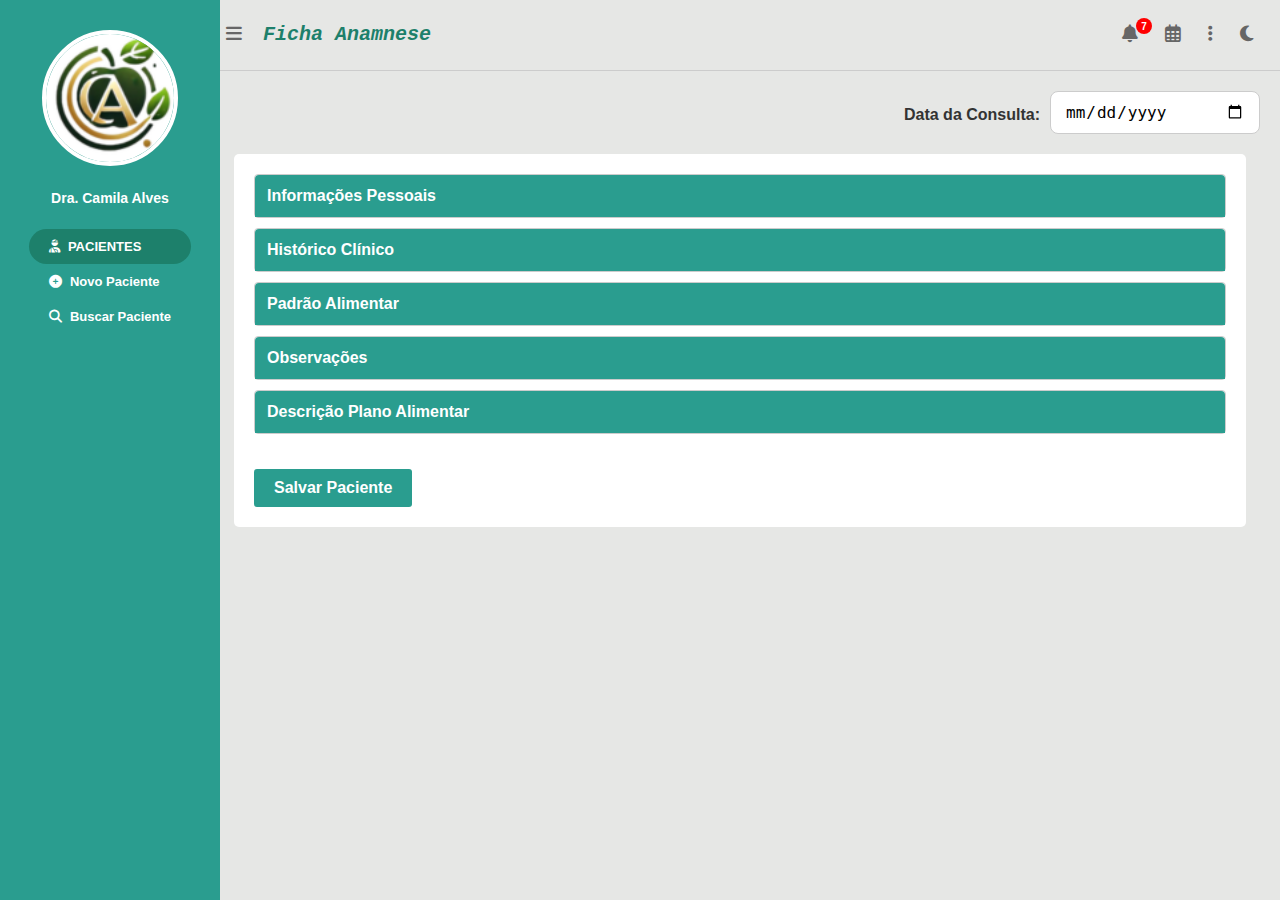
<file: anamnese.html>
<!DOCTYPE html>
<html lang="pt-BR">
<head>
  <meta charset="UTF-8" />
  <meta name="viewport" content="width=device-width, initial-scale=1.0"/>
  <title>Anamnese</title>
  <link rel="stylesheet" href="css/anamnese.css">
  <!-- Font Awesome -->
  <link rel="stylesheet" href="https://cdnjs.cloudflare.com/ajax/libs/font-awesome/6.5.0/css/all.min.css">
</head>
<body>
    <!-- Sidebar -->
   <aside class="sidebar">
    <div class="foto-perfil">
      <img src="img/logo-shortcut.png" alt="" />
    </div>
    <p class="nome">Dra. Camila Alves</p>
    <nav>
      <ul class="menu">
        <li class="item-principal">
          <i class="fas fa-user-injured"></i>PACIENTES
        </li>
        <li>
          <a href="form-cad-paciente.html" style="text-decoration: none; color: inherit; display: flex; align-items: center; gap: 8px;">
            <i class="fas fa-plus-circle"></i>
            Novo Paciente
          </a>
        </li>        
        <li>
          <a href="pacientes.html" style="text-decoration: none; color: inherit; display: flex; align-items: center; gap: 8px;">
          <i class="fas fa-search"></i> Buscar Paciente
          </a>
        </li>
      </ul>
    </nav>
  </aside>

    <!-- Conteúdo Principal -->
    <main class="conteudo">
        <header class="topbar">
            <div class="esquerda">
              <button class="icone-btn"><i class="fas fa-bars"></i></button>
              <div class="campo-pesquisa">
                <h1>Ficha Anamnese</h1>
              </div>
            </div>
            <div class="direita">
              <button class="icone-btn notificacao">
                <i class="fas fa-bell"></i>
                <span class="badge">7</span>
              </button>
              <button class="icone-btn"><i class="far fa-calendar-alt"></i></button>
              <button class="icone-btn"><i class="fas fa-ellipsis-v"></i></button>
              <button class="icone-btn" id="toggleDarkMode"><i class="fas fa-moon"></i></button>
            </div>
          </header>
      <div class="date-wrapper">
        <label for="dataConsulta">Data da Consulta:</label>
        <input type="date" id="dataConsulta" name="dataConsulta">
      </div>
      
      <form class="accordion-form">
        <div class="accordion-section">
          <button type="button" class="accordion-header">Informações Pessoais</button>
          <div class="accordion-content">
            <fieldset>
              <legend>Informações Pessoais</legend>
              <label>Nome:</label><input type="text">
              <label>Data de nascimento:</label><input type="date">
              <label>Idade:</label><input type="number">
              <label for="genero">Gênero:</label>
              <select id="genero" name="genero">
                <option value="">Selecione</option>
                <option value="feminino">Feminino</option>
                <option value="masculino">Masculino</option>
                <option value="nao-informado">Prefiro não informar</option>
                <option value="outro">Outro</option>
              </select>
              <label>Peso:</label><input type="number" step="any">
              <label>Altura:</label><input type="number" step="any">
              <label for="objetivo">Objetivo da consulta:</label>
              <select id="objetivo" name="objetivo">
                <option value="">Selecione</option>
                <option value="emagrecimento">Emagrecimento</option>
                <option value="ganho-de-massa">Ganho de massa muscular</option>
                <option value="reeducacao-alimentar">Reeducação alimentar</option>
                <option value="melhora-saude">Melhorar saúde geral</option>
                <option value="outro">Outro</option>
              </select>
            </fieldset>
          </div>
        </div>
      
        <div class="accordion-section">
          <button type="button" class="accordion-header">Histórico Clínico</button>
          <div class="accordion-content">
            <fieldset>
              <legend>Histórico Clínico</legend>
              <label><input type="checkbox"> Diabetes</label>
              <label><input type="checkbox"> Distenção Abdominal</label>
              <label><input type="checkbox"> Hipertensão</label>
              <label><input type="checkbox"> Pirose</label>
              <label><input type="checkbox"> Gastrite</label>
              <label><input type="checkbox"> Flatulência</label>
              <label><input type="checkbox"> Dislipidemia</label>
              <label><input type="checkbox"> Constipação</label>
              <label><input type="checkbox"> Hipertireoidismo</label>
              <label>Possui alguma outra patologia?</label><textarea></textarea>
              <label>Teve perda ou ganho de peso recente?</label><textarea></textarea>
              <label>Fuma ou já fumou?</label><textarea></textarea>
              <label>Faz uso de bebida alcoólica?</label><textarea></textarea>
              <label>Pratica atividade física?</label><textarea></textarea>
              <label>Como é a qualidade do seu sono? Dorme quantas horas?</label><textarea></textarea>
              <label>Faz uso de medicamentos? Ou suplemento?</label><textarea></textarea>
            </fieldset>
          </div>
        </div>
      
        <div class="accordion-section">
          <button type="button" class="accordion-header">Padrão Alimentar</button>
          <div class="accordion-content">
            <fieldset>
              <legend>Padrão Alimentar</legend>
              <label>Possui alergia a algum alimento?</label><textarea></textarea>
              <label>Quais alimentos tem aversão?</label><textarea></textarea>
              <label>Alimentos de preferência?</label><textarea></textarea>
              <label>Quantas refeições faz no dia? E qual delas come em maior quantidade?</label><textarea></textarea>
              <label>Como é seu hábito intestinal?</label><textarea></textarea>
              <label>O que costuma comer nas seguintes refeições:</label>
              <label>Desjejum:</label><textarea></textarea>
              <label>Lanche da manhã:</label><textarea></textarea>
              <label>Almoço:</label><textarea></textarea>
              <label>Lanche da tarde:</label><textarea></textarea>
              <label>Jantar:</label><textarea></textarea>
            </fieldset>
          </div>
        </div>
      
        <div class="accordion-section">
          <button type="button" class="accordion-header">Observações</button>
          <div class="accordion-content">
            <fieldset>
              <legend>Observações</legend>
              <textarea></textarea>
            </fieldset>
          </div>
        </div>
      
        <div class="accordion-section">
          <button type="button" class="accordion-header">Descrição Plano Alimentar</button>
          <div class="accordion-content">
            <fieldset>
              <legend>Descrição Plano Alimentar</legend>
              <textarea></textarea>
            </fieldset>
          </div>
        </div>
      
        <button class="save" type="submit">Salvar Paciente</button>
      </form>
      
    </main>
  <script>
    const headers = document.querySelectorAll(".accordion-header");
  
    headers.forEach(header => {
      header.addEventListener("click", () => {
        const section = header.parentElement;
        section.classList.toggle("active");
      });
    });
  </script>
</body>
</html>
</file>
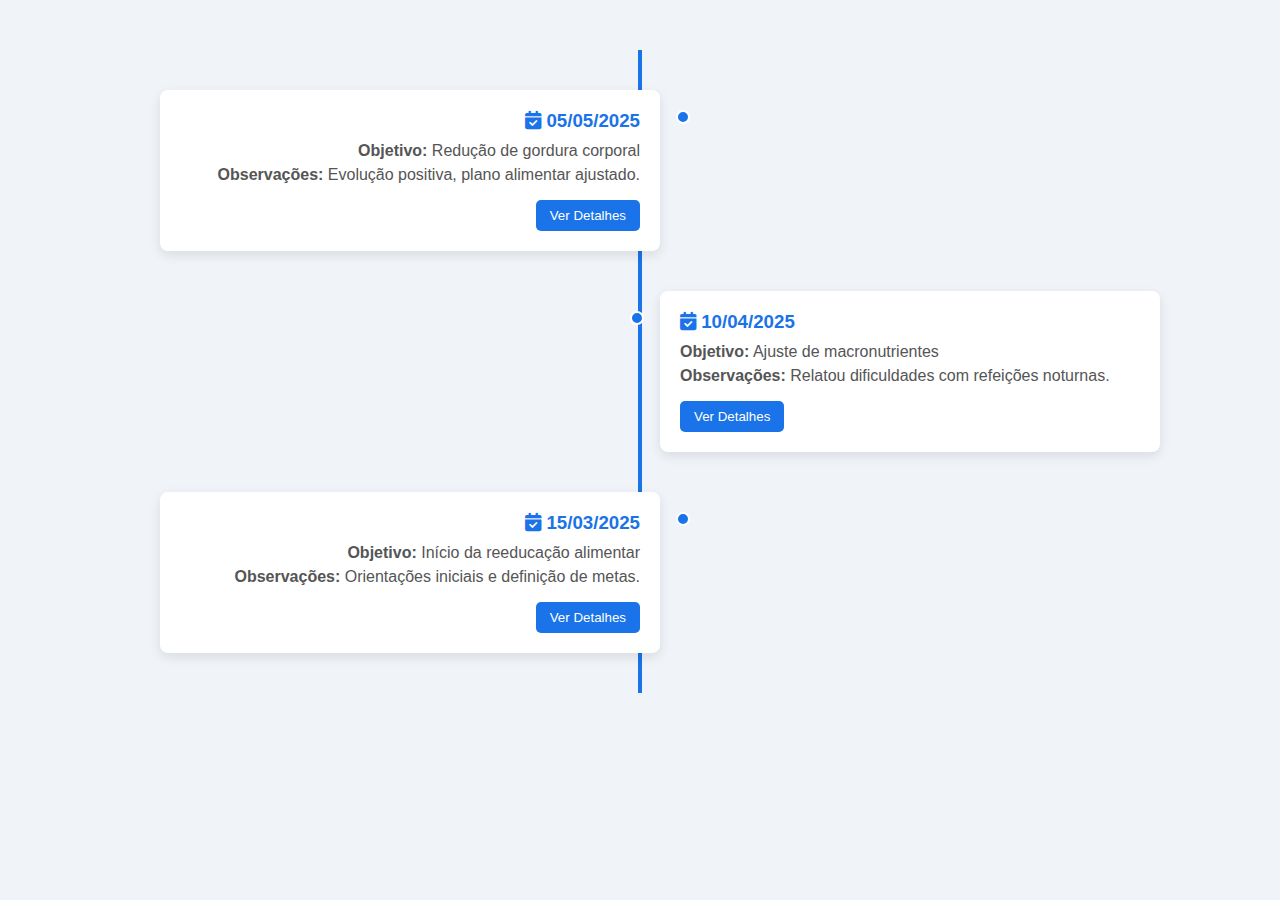
<file: historico-detalhado.html>
<!DOCTYPE html>
<html lang="pt-BR">
<head>
  <meta charset="UTF-8" />
  <meta name="viewport" content="width=device-width, initial-scale=1.0"/>
  <title>Histórico de Consultas</title>
  <link rel="stylesheet" href="https://cdnjs.cloudflare.com/ajax/libs/font-awesome/6.5.0/css/all.min.css"/>
  <style>
    body {
      margin: 0;
      font-family: 'Segoe UI', sans-serif;
      background-color: #f0f4f8;
    }

    .timeline-container {
      position: relative;
      max-width: 1000px;
      margin: 50px auto;
      padding: 20px;
    }

    .timeline-line {
      position: absolute;
      left: 50%;
      top: 0;
      bottom: 0;
      width: 4px;
      background: #1a73e8;
      transform: translateX(-50%);
    }

    .timeline-item {
      padding: 20px;
      position: relative;
      width: 50%;
    }

    .timeline-item.left {
      left: 0;
      text-align: right;
    }

    .timeline-item.right {
      left: 50%;
      text-align: left;
    }

    .timeline-content {
      background: white;
      padding: 20px;
      border-radius: 8px;
      position: relative;
      box-shadow: 0 4px 12px rgba(0,0,0,0.1);
    }

    .timeline-content::after {
      content: "";
      position: absolute;
      top: 20px;
      width: 10px;
      height: 10px;
      background: #1a73e8;
      border-radius: 50%;
      border: 2px solid white;
      z-index: 1;
    }

    .timeline-item.left .timeline-content::after {
      right: -30px;
    }

    .timeline-item.right .timeline-content::after {
      left: -30px;
    }

    .timeline-content h3 {
      margin: 0 0 10px;
      color: #1a73e8;
    }

    .timeline-content p {
      margin: 6px 0;
      color: #555;
    }

    .btn-detalhes {
      margin-top: 10px;
      padding: 8px 14px;
      border: none;
      background-color: #1a73e8;
      color: white;
      border-radius: 5px;
      cursor: pointer;
      transition: background 0.3s;
    }

    .btn-detalhes:hover {
      background-color: #155ab6;
    }

    /* Responsivo */
    @media screen and (max-width: 768px) {
      .timeline-line {
        left: 8px;
      }

      .timeline-item {
        width: 100%;
        padding-left: 30px;
        padding-right: 0;
      }

      .timeline-item.right {
        left: 0;
      }

      .timeline-content::after {
        left: -22px !important;
      }

      .timeline-item.left, .timeline-item.right {
        text-align: left;
      }
    }
  </style>
</head>
<body>

  <div class="timeline-container">
    <div class="timeline-line"></div>

    <div class="timeline-item left">
      <div class="timeline-content">
        <h3><i class="fa-solid fa-calendar-check"></i> 05/05/2025</h3>
        <p><strong>Objetivo:</strong> Redução de gordura corporal</p>
        <p><strong>Observações:</strong> Evolução positiva, plano alimentar ajustado.</p>
        <button class="btn-detalhes">Ver Detalhes</button>
      </div>
    </div>

    <div class="timeline-item right">
      <div class="timeline-content">
        <h3><i class="fa-solid fa-calendar-check"></i> 10/04/2025</h3>
        <p><strong>Objetivo:</strong> Ajuste de macronutrientes</p>
        <p><strong>Observações:</strong> Relatou dificuldades com refeições noturnas.</p>
        <button class="btn-detalhes">Ver Detalhes</button>
      </div>
    </div>

    <div class="timeline-item left">
      <div class="timeline-content">
        <h3><i class="fa-solid fa-calendar-check"></i> 15/03/2025</h3>
        <p><strong>Objetivo:</strong> Início da reeducação alimentar</p>
        <p><strong>Observações:</strong> Orientações iniciais e definição de metas.</p>
        <button class="btn-detalhes">Ver Detalhes</button>
      </div>
    </div>

  </div>

</body>
</html>
</file>
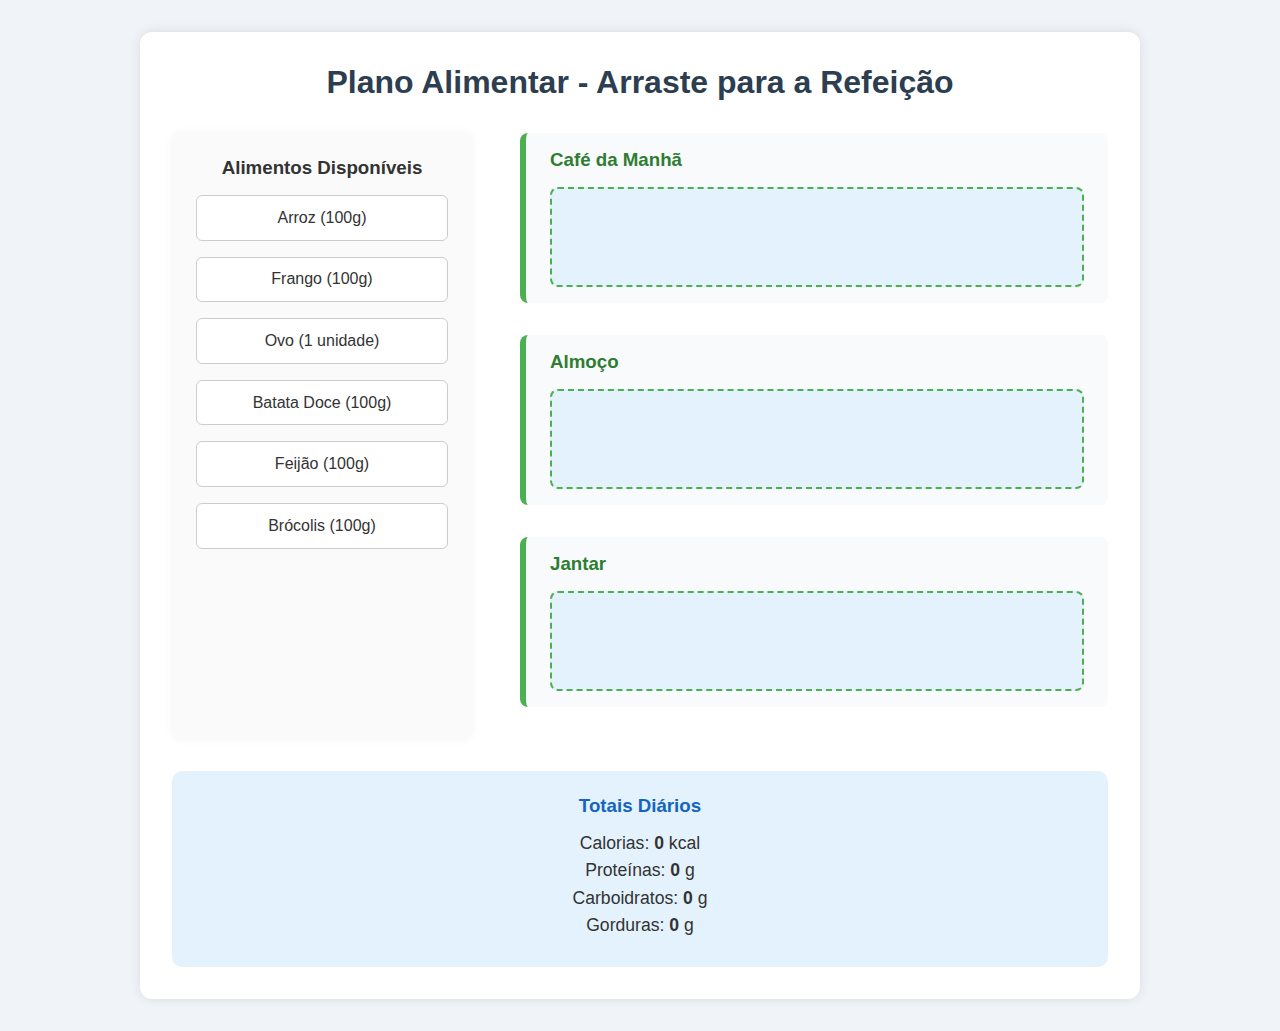
<file: plano.html>
<!DOCTYPE html>
<html lang="pt-br">

<head>
    <meta charset="UTF-8" />
    <meta name="viewport" content="width=device-width, initial-scale=1.0" />
    <title>Plano Alimentar - Drag and Drop</title>
    <style>
        * {
            margin: 0;
            padding: 0;
            box-sizing: border-box;
            font-family: 'Roboto', sans-serif;
        }

        body {
            background: #f0f4f8;
            color: #333;
            padding: 2rem;
        }

        .container {
            max-width: 1000px;
            margin: auto;
            background: #fff;
            padding: 2rem;
            border-radius: 12px;
            box-shadow: 0 0 12px rgba(0, 0, 0, 0.1);
        }

        h1 {
            text-align: center;
            margin-bottom: 2rem;
            color: #2c3e50;
        }

        .flex {
            display: flex;
            gap: 3rem;
        }

        .lista-alimentos {
            width: 300px;
            background: #fafafa;
            padding: 1.5rem;
            border-radius: 8px;
            box-shadow: 0 0 10px rgba(0, 0, 0, 0.05);
        }

        .lista-alimentos h3 {
            text-align: center;
            margin-bottom: 1rem;
        }

        .alimento {
            background: #fff;
            border: 1px solid #ccc;
            padding: 0.8rem;
            margin-bottom: 1rem;
            border-radius: 6px;
            cursor: pointer;
            text-align: center;
        }

        .alimento:hover {
            background-color: #e3f2fd;
        }

        .area-refeicao {
            flex-grow: 1;
        }

        .refeicao {
            background: #f9fafb;
            border-left: 6px solid #4caf50;
            margin-bottom: 2rem;
            padding: 1rem 1.5rem;
            border-radius: 8px;
        }

        .refeicao h3 {
            margin-bottom: 1rem;
            color: #2e7d32;
        }

        .itens-refeicao {
            min-height: 100px;
            margin-top: 1rem;
            padding: 1rem;
            background: #e3f2fd;
            border-radius: 8px;
            border: 2px dashed #4caf50;
            /* Borda para indicar área de soltura */
            overflow-y: auto;
            /* Permite o scroll caso os itens ultrapassem o tamanho da área */
            max-height: 300px;
            /* Limita a altura máxima da área */
        }

        .totais {
            background: #e3f2fd;
            padding: 1.5rem;
            border-radius: 10px;
            margin-top: 2rem;
            text-align: center;
        }

        .totais h3 {
            margin-bottom: 1rem;
            color: #1565c0;
        }

        .macros span {
            display: block;
            margin: 0.4rem 0;
            font-size: 1.1rem;
        }
    </style>
</head>

<body>

    <div class="container">
        <h1>Plano Alimentar - Arraste para a Refeição</h1>
        <div class="flex">
            <div class="lista-alimentos">
                <h3>Alimentos Disponíveis</h3>
                <div class="alimento" id="arroz" draggable="true" data-nome="Arroz (100g)" data-calorias="130"
                    data-proteina="3" data-carbo="28" data-gordura="0.3" ondragstart="drag(event)">Arroz (100g)</div>
                <div class="alimento" id="frango" draggable="true" data-nome="Frango (100g)" data-calorias="165"
                    data-proteina="31" data-carbo="0" data-gordura="3.6" ondragstart="drag(event)">Frango (100g)</div>
                <div class="alimento" id="ovo" draggable="true" data-nome="Ovo (1 unidade)" data-calorias="70"
                    data-proteina="6" data-carbo="0.6" data-gordura="5" ondragstart="drag(event)">Ovo (1 unidade)</div>
                <div class="alimento" id="batata" draggable="true" data-nome="Batata Doce (100g)" data-calorias="86"
                    data-proteina="1.6" data-carbo="20" data-gordura="0.1" ondragstart="drag(event)">Batata Doce (100g)
                </div>
                <div class="alimento" id="feijao" draggable="true" data-nome="Feijão (100g)" data-calorias="77"
                    data-proteina="5.6" data-carbo="14" data-gordura="0.8" ondragstart="drag(event)">Feijão (100g)</div>
                <div class="alimento" id="brocolis" draggable="true" data-nome="Brócolis (100g)" data-calorias="34"
                    data-proteina="2.8" data-carbo="6.6" data-gordura="0.4" ondragstart="drag(event)">Brócolis (100g)
                </div>
            </div>

            <div class="area-refeicao">
                <div class="refeicao" id="cafe-da-manha">
                    <h3>Café da Manhã</h3>
                    <div class="itens-refeicao" id="itens-cafe" ondrop="drop(event)" ondragover="allowDrop(event)">
                    </div>
                </div>
                <div class="refeicao" id="almoco">
                    <h3>Almoço</h3>
                    <div class="itens-refeicao" id="itens-almoco" ondrop="drop(event)" ondragover="allowDrop(event)">
                    </div>
                </div>
                <div class="refeicao" id="jantar">
                    <h3>Jantar</h3>
                    <div class="itens-refeicao" id="itens-jantar" ondrop="drop(event)" ondragover="allowDrop(event)">
                    </div>
                </div>
            </div>
        </div>

        <div id="totais" class="totais">
            <h3>Totais Diários</h3>
            <div class="macros">
                <span>Calorias: <strong id="totalCal">0</strong> kcal</span>
                <span>Proteínas: <strong id="totalProt">0</strong> g</span>
                <span>Carboidratos: <strong id="totalCarb">0</strong> g</span>
                <span>Gorduras: <strong id="totalGord">0</strong> g</span>
            </div>
        </div>
    </div>

    <script>
        let totalCalorias = 0;
        let totalProteina = 0;
        let totalCarboidrato = 0;
        let totalGordura = 0;

        function allowDrop(event) {
            event.preventDefault(); // Permite o "drop"
        }

        function drag(event) {
            event.dataTransfer.setData("text", event.target.id); // Armazena o id do alimento
        }

        function drop(event) {
            event.preventDefault();
            const data = event.dataTransfer.getData("text"); // Obtém o id do alimento arrastado
            const alimento = document.getElementById(data);

            const nome = alimento.getAttribute('data-nome');
            const calorias = parseFloat(alimento.getAttribute('data-calorias'));
            const proteina = parseFloat(alimento.getAttribute('data-proteina'));
            const carbo = parseFloat(alimento.getAttribute('data-carbo'));
            const gordura = parseFloat(alimento.getAttribute('data-gordura'));

            // Adiciona o alimento à refeição
            const refeicaoId = event.target.id;
            const refeicaoDiv = document.getElementById(refeicaoId);

            const novoItem = document.createElement('div');
            novoItem.classList.add('item-refeicao');
            novoItem.innerHTML = `
        <span>${nome}</span>
        <span>${calorias} kcal</span>
        <span>${proteina} g</span>
        <span>${carbo} g</span>
        <span>${gordura} g</span>
      `;

            refeicaoDiv.appendChild(novoItem); // Adiciona o alimento à refeição
            atualizarTotais(calorias, proteina, carbo, gordura); // Atualiza totais
        }

        function atualizarTotais(calorias, proteina, carbo, gordura) {
            totalCalorias += calorias;
            totalProteina += proteina;
            totalCarboidrato += carbo;
            totalGordura += gordura;

            document.getElementById('totalCal').innerText = totalCalorias.toFixed(1);
            document.getElementById('totalProt').innerText = totalProteina.toFixed(1);
            document.getElementById('totalCarb').innerText = totalCarboidrato.toFixed(1);
            document.getElementById('totalGord').innerText = totalGordura.toFixed(1);
        }
    </script>
</body>

</html>
</file>
<file: css/anamnese.css>
body {
  margin: 0;
  font-family: Arial, sans-serif;
  display: flex;
  transition: background-color 0.3s, color 0.3s;
  background-color: #e6e7e5;

}

/* Dark Mode */
body.dark {
  background-color: #121212;
  color: #e0e0e0;
}

/* Sidebar */
.sidebar {
  width: 200px;
  background-color: #2a9d8f; /* verde */
  color: white;
  display: flex;
  flex-direction: column;
  align-items: center;
  padding: 30px 10px;
  height: 100vh;
  position: fixed;
  transition: background-color 0.3s;
}

body.dark .sidebar {
  background-color: #1c1c1c;
}

.foto-perfil {
  width: 128px;
  height: 128px;
  border: 4px solid white;
  border-radius: 50%;
  overflow: hidden;
  margin-bottom: 10px;
}

.foto-perfil img {
  width: 100%;
  height: 100%;
  object-fit: cover;
}

.nome {
  font-size: 14px;
  font-weight: bold;
  margin-bottom: 10px;
  text-align: center;
}

.menu {
  list-style: none;
  padding: 0;
  width: 100%;
  font-size: 13px;
  font-weight: bold;
}

.menu li {
  padding: 10px 20px;
  cursor: pointer;
  display: flex;
  align-items: center;
  gap: 8px;
}

body.dark .menu li {
  color: #e0e0e0;
}

.menu li:hover {
  text-decoration: underline;
}

.item-principal {
  background-color: #1d806b;
  border-radius: 20px;
}

/* Topbar */
.conteudo {
  flex: 1;
  margin-left: 200px;
  background-color: #e6e7e5;
}

body.dark .conteudo {
  background-color: #1c1c1c;
}

.topbar {
  display: flex;
  justify-content: space-between;
  padding: 10px 20px;
  background-color: #e6e7e5;
  border-bottom: 1px solid #ccc;
  align-items: center;
  transition: background-color 0.3s;
}

body.dark .topbar {
  background-color: #333;
  border-color: #444;
}

.esquerda {
  display: flex;
  align-items: center;
  gap: 15px;
}

.campo-pesquisa {
  position: relative;
}

.campo-pesquisa input {
  padding: 6px 10px 6px 28px;
  border-radius: 999px;
  border: 1px solid #ccc;
  font-size: 13px;
}

body.dark .campo-pesquisa input {
  background-color: #333;
  border-color: #555;
  color: #e0e0e0;
}

.campo-pesquisa i {
  position: absolute;
  left: 8px;
  top: 50%;
  transform: translateY(-50%);
  font-size: 12px;
  color: gray;
}

.direita {
  display: flex;
  align-items: center;
  gap: 15px;
}

.icone-btn {
  background: none;
  border: none;
  cursor: pointer;
  color: #666;
  font-size: 18px;
  position: relative;
}

body.dark .icone-btn {
  color: #e0e0e0;
}

.icone-btn:hover {
  color: #000;
}

.badge {
  position: absolute;
  top: -5px;
  right: -8px;
  background: red;
  color: white;
  font-size: 10px;
  width: 16px;
  height: 16px;
  border-radius: 50%;
  display: flex;
  align-items: center;
  justify-content: center;
  font-weight: bold;
}
  /* Conteúdo principal */

  form label {
  display: block;
  margin-top: 15px;
  font-weight: 500;
  color: #333;
}

form input[type="text"],
form input[type="number"],
form input[type="date"],
form select,
form textarea {
  width: 100%;
  padding: 10px 12px;
  margin-top: 5px;
  border: 1px solid #ccc;
  border-radius: 6px;
  font-size: 15px;
  background-color: #fff;
  transition: border 0.3s, box-shadow 0.3s;
  box-sizing: border-box;
}

form input:focus,
form select:focus,
form textarea:focus {
  border-color: #1d806b;
  box-shadow: 0 0 0 2px #2a9d8f;
  outline: none;
}

form textarea {
  resize: vertical;
  min-height: 80px;
}

form input[type="checkbox"] {
  margin-right: 8px;
  transform: scale(1.1);
}

.save {
  display: inline-block;
  margin-top: 25px;
  padding: 12px 20px;
  background-color: #2a9d8f;
  color: white;
  border: none;
  border-radius: 6px;
  font-size: 16px;
  cursor: pointer;
  transition: background 0.3s;
}

.save:hover {
  background-color: #1d806b;
}

  .form-container {
    display: flex;
    gap: 20px;
    padding: 20px;
    flex-wrap: wrap;
    background: white;
    margin: 20px;
    border-radius: 4px;
  }
  
  .form-left, .form-right {
    flex: 1 1 45%;
    display: flex;
    flex-direction: column;
  }
  
  label {
    font-weight: bold;
    margin: 10px 0 5px;
  }
  
  input[type="date"],
  input[type="time"],
  textarea {
    padding: 8px;
    border: 1px solid #ccc;
    border-radius: 4px;
    width: 100%;
  }
  
  fieldset {
    border: 1px solid #ccc;
    border-radius: 4px;
    padding: 10px;
    margin-top: 10px;
    background: #fafafa;
  }
  
  legend {
    font-weight: bold;
    padding: 0 5px;
  }
  
  .checkbox-group,
  .radio-group {
    display: flex;
    flex-wrap: wrap;
    gap: 10px;
    margin: 10px 0;
  }
  
  .sleep-group {
    margin: 10px 0;
  }
  
  .accordion-form {
  width: 90%;
  padding: 20px;
  background: white;
  border-radius: 5px;
  margin: 20px auto; /* Isso vai centralizar horizontalmente com uma margem superior e inferior */
}  
  .accordion-section {
    margin-bottom: 10px;
    border: 1px solid #ccc;
    border-radius: 4px;
  }
  
  .accordion-header {
    background-color: #2a9d8f;
    color: white;
    cursor: pointer;
    padding: 12px;
    width: 100%;
    text-align: left;
    font-size: 16px;
    font-weight: bold;
    border: none;
    outline: none;
    transition: background-color 0.3s;
    border-radius: 4px 4px 0 0;
  }
  
  .accordion-header:hover {
    background-color: #1d806b;
  }
  
  .accordion-content {
    display: none;
    padding: 15px;
    background-color: #fff;
    border-top: 1px solid #ccc;
  }
  
  .accordion-content fieldset {
    margin: 0;
    background-color: #fafafa;
  }
  
  .accordion-section.active .accordion-content {
    display: block;
  }
  
  
  .buttons {
    width: 100%;
    display: flex;
    justify-content: flex-end;
    gap: 10px;
    margin-top: 20px;
    padding: 0 20px 20px;
  }
  
  .save {
    background: #2a9d8f;
    color: white;
    border: none;
    padding: 10px 20px;
    border-radius: 3px;
    font-weight: bold;
    cursor: pointer;
  }
  
  .cancel {
    background: #eee;
    color: #333;
    border: none;
    padding: 10px 20px;
    border-radius: 3px;
    cursor: pointer;
  }
  
  .date-wrapper {
  display: flex;
  justify-content: flex-end;
  align-items: center;
  gap: 10px;
  border-radius: 6px;
  margin: 20px;
}

.date-wrapper label {
  font-size: 16px;
  font-weight: 600;
  color: #333;
}

.date-wrapper input[type="date"] {
  padding: 10px 14px;
  font-size: 16px;
  border: 1px solid #ccc;
  border-radius: 8px;
  width: 180px;
  background-color: #fff;
  transition: border-color 0.3s, box-shadow 0.3s;
}

.date-wrapper input[type="date"]:focus {
  border-color: #1d806b;
  box-shadow: 0 0 0 3px #2a9d8f;
  outline: none;
}

h1{
    font-size: 20px;
    color: #1d806b;
    font-family: 'Courier New', Courier, monospace;
    font-weight: bold;
    font-style: italic;
}
</file>
